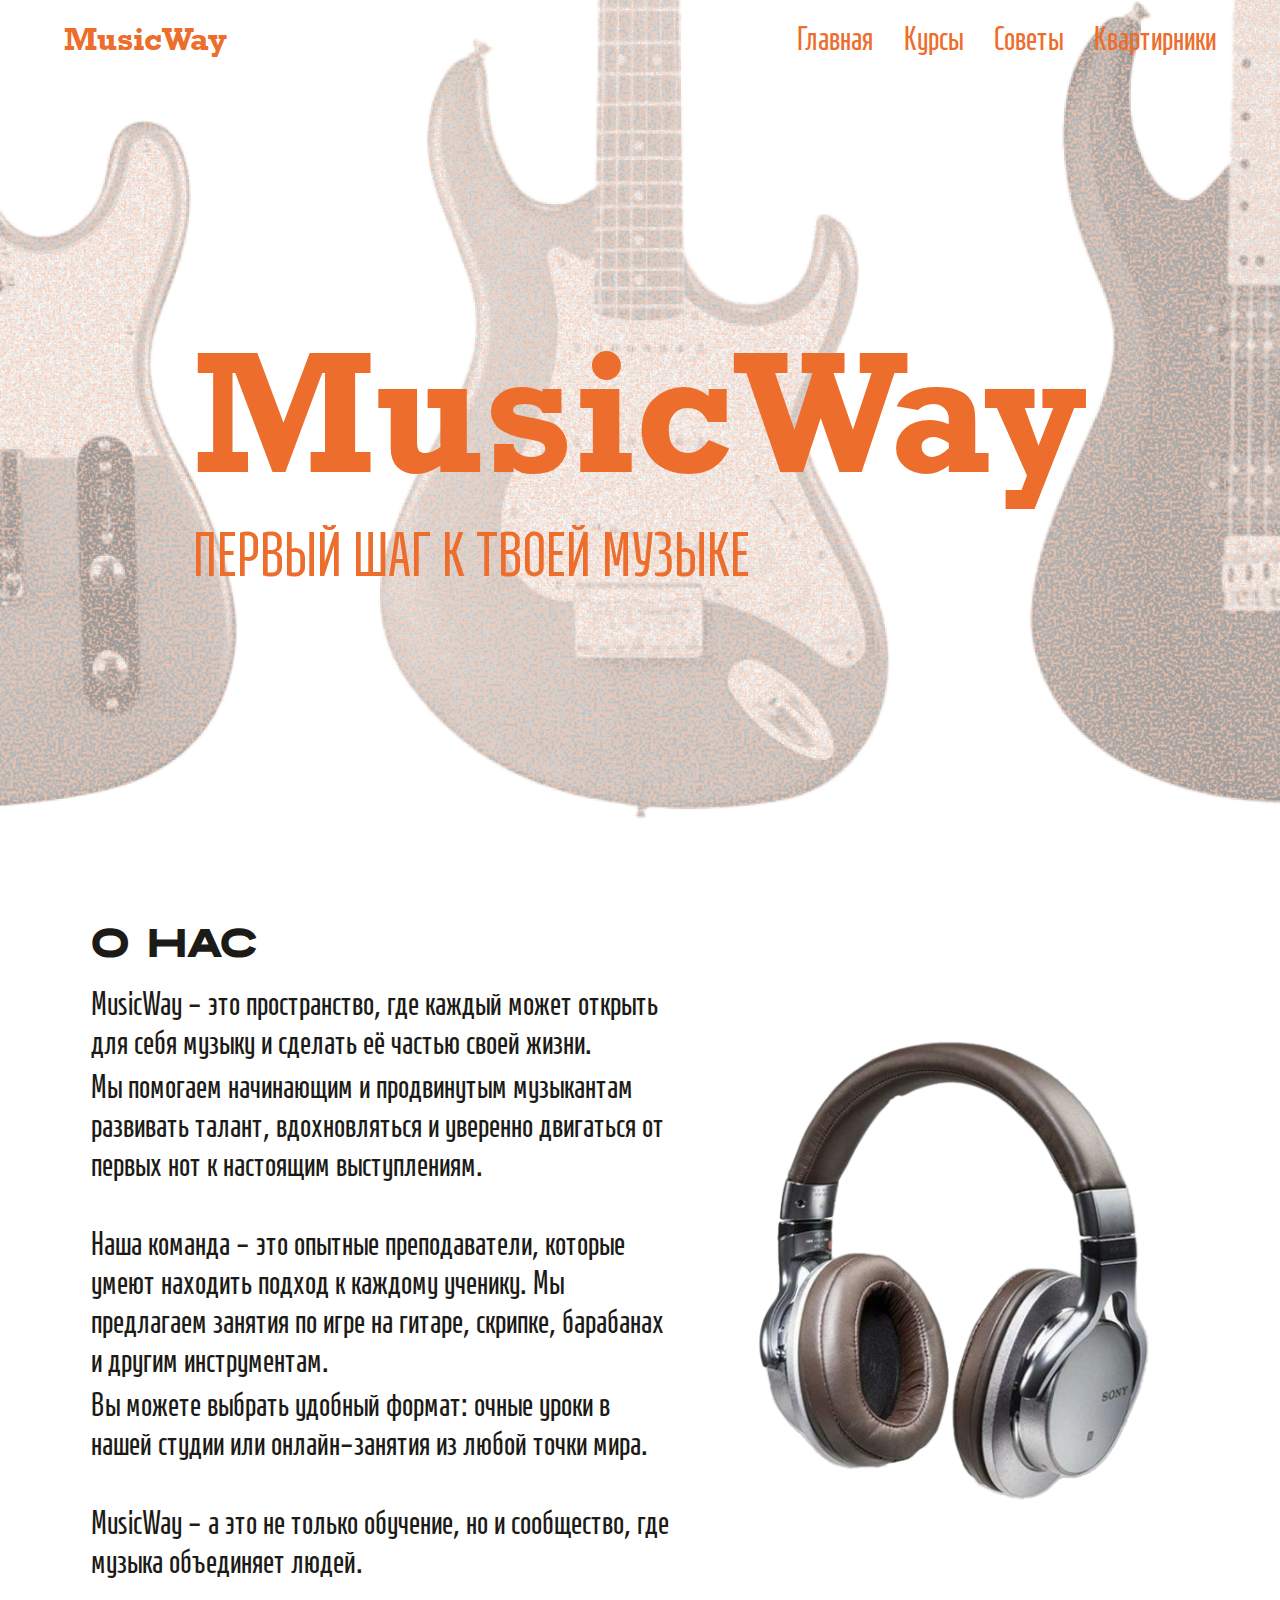
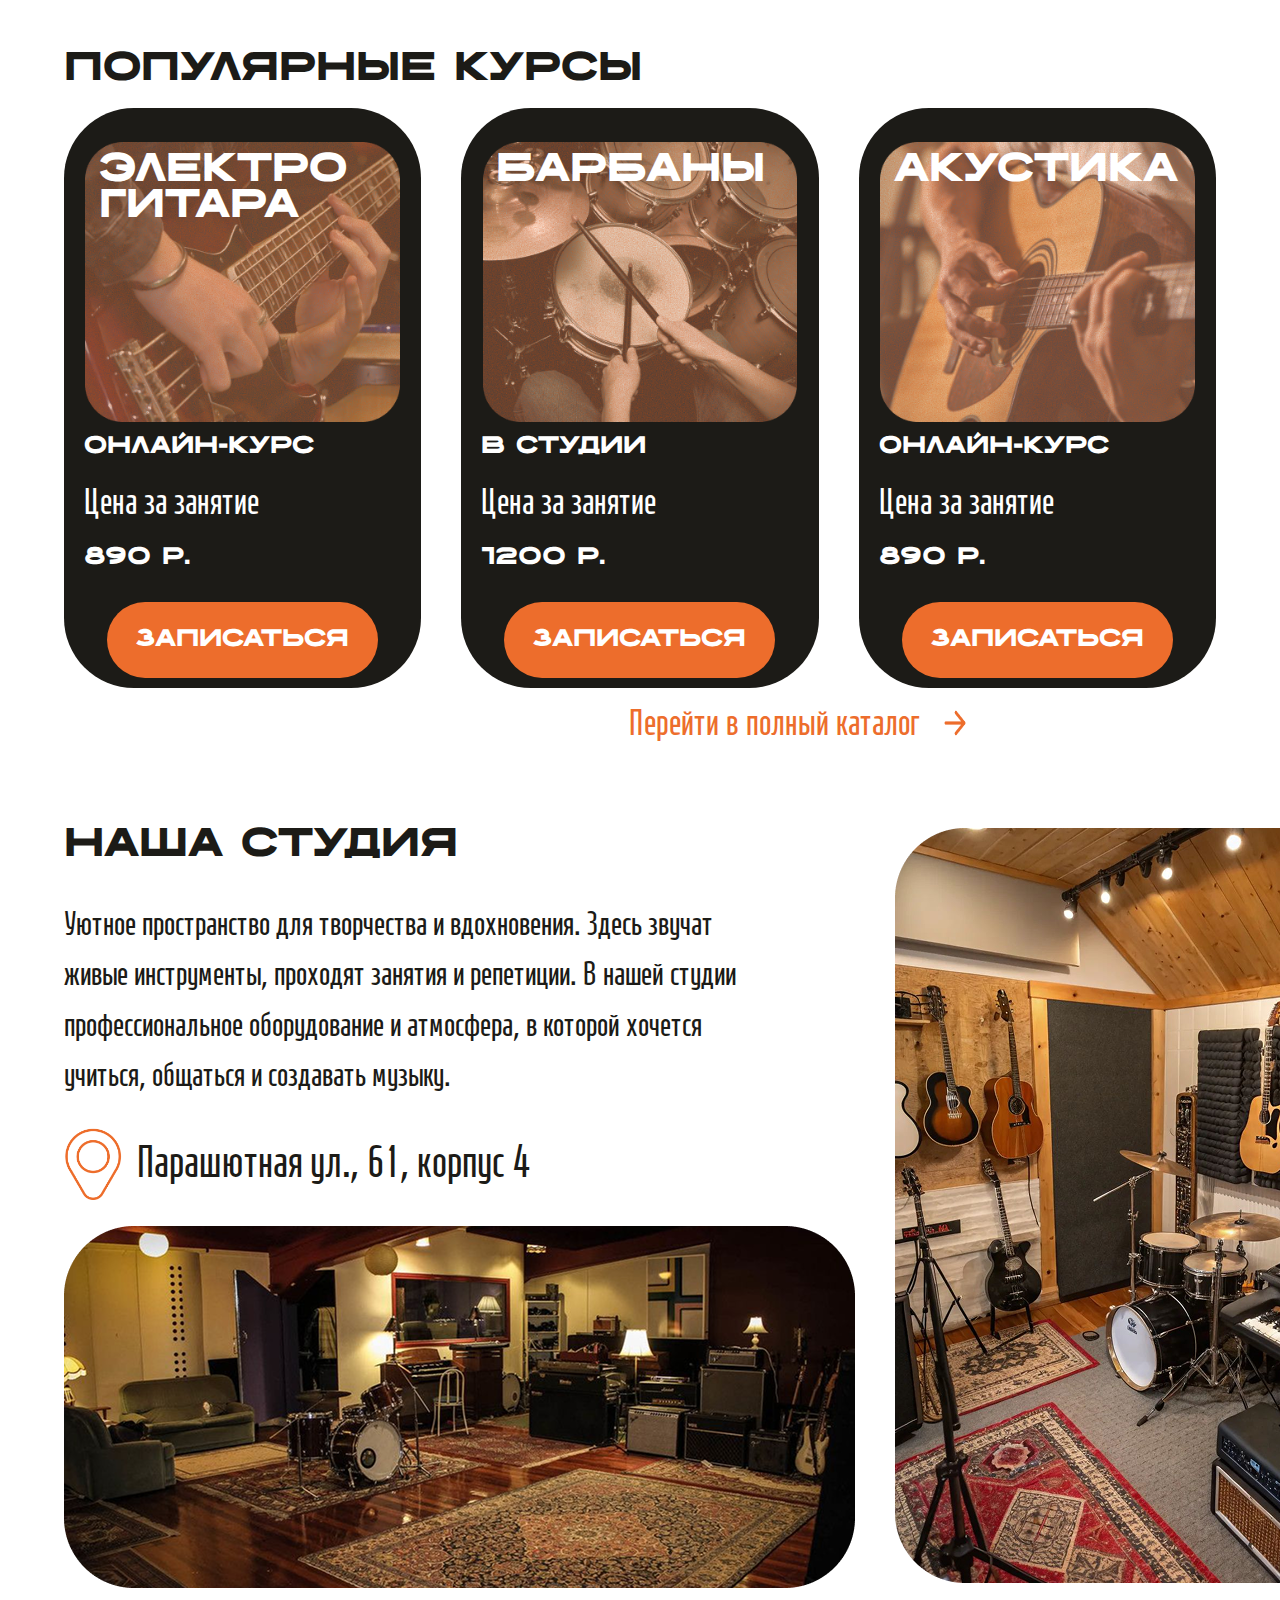
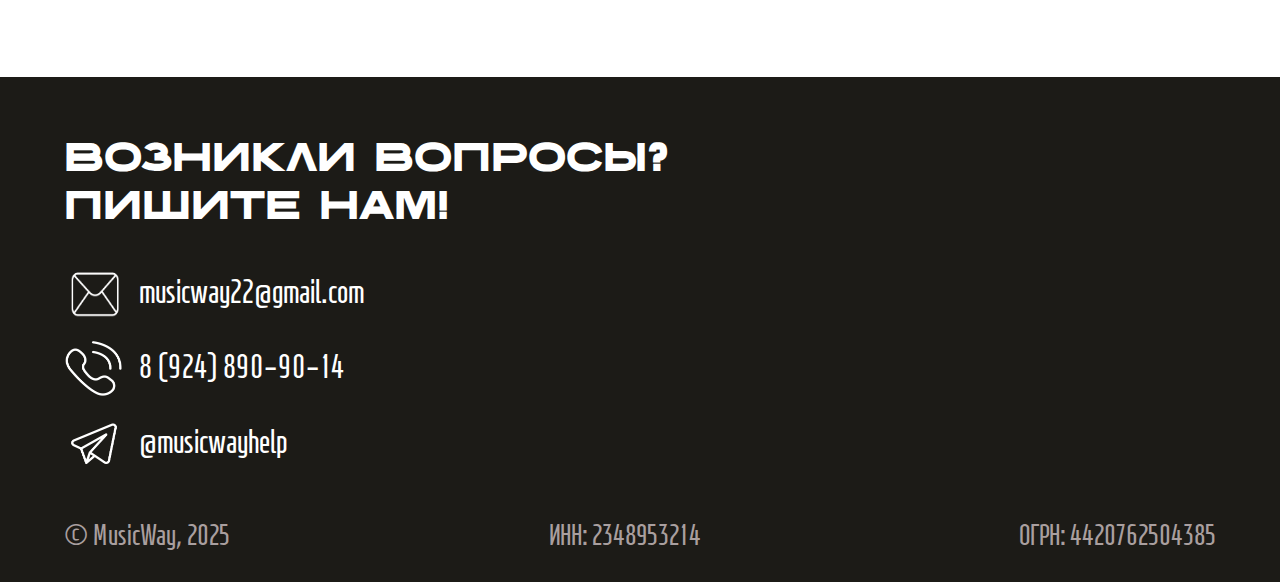
<file: index.html>
<!DOCTYPE html>
<html lang="ru">
<head>
  <meta charset="UTF-8">
  <meta name="viewport" content="width=device-width, initial-scale=1.0">
  <title>MusicWay — первый шаг к твоей музыке</title>
  <link rel="stylesheet" href="style.css">
</head>
<body>
<header class="header">
    <div class="container header__content">
    <div class="logo">MusicWay</div>
    <nav class="nav">
        <a href="index.html">Главная</a>
        <a href="#">Курсы</a>
        <a href="#">Советы</a>
        <a href="kvart.html">Квартирники</a>
    </nav>
    </div>
</header>
<main>
    <section class="hero">
    <div class="hero__content">
        <h1>MusicWay</h1>
        <p>ПЕРВЫЙ ШАГ К ТВОЕЙ МУЗЫКЕ</p>
    </div>
    </section>

    <section class="about">
    <div class="container about__content">
    <div class="about__text">
        <h2>О нас</h2>
        <div class="about__text-block">
            <p>
                MusicWay - это пространство, где каждый может открыть для себя музыку и сделать её частью своей жизни.  
            </p>
            <p>
                Мы помогаем начинающим и продвинутым музыкантам развивать талант, вдохновляться и уверенно двигаться от первых нот к настоящим выступлениям.
            </p>
        </div>
        <div class="about__text-block">
            <p>
                Наша команда - это опытные преподаватели, которые умеют находить подход к каждому ученику. Мы предлагаем занятия по игре на гитаре, скрипке, барабанах и другим инструментам.
            </p>
            <p> 
                Вы можете выбрать удобный формат: очные уроки в нашей студии или онлайн-занятия из любой точки мира.
            </p>
        </div>
        <div class="about__text-block">
            <p>MusicWay - а это не только обучение, но и сообщество, где музыка объединяет людей.</p>
        </div>
        </div>
        <div class="about__image">
            <img src="img/наушники 1.png" alt="Наушники">
        </div>
    </div>
    </section>

    <section class="popular-courses">
    <div class="container">
        <h2>Популярные курсы</h2>
        <div class="courses__list">
        
        <div class="course-card">
            <div class="course-card__image">
            <img src="img/kurs1.png" alt="Курс 1">
            <div class="course-card__title">Электро гитара</div>
            </div>
            <div class="course-card__info">
            <p class="course-card__type">Онлайн-курс</p>
            <p class="course-card__price">Цена за занятие</p>
            <p class="course-card__cost">890 р.</p>
            <button class="course-card__button">Записаться</button>
            </div>
        </div>

        <div class="course-card">
            <div class="course-card__image">
            <img src="img/kurs2.png" alt="Курс 2">
            <div class="course-card__title">Барбаны</div>
            </div>
            <div class="course-card__info">
            <p class="course-card__type">В студии</p>
            <p class="course-card__price">Цена за занятие</p>
            <p class="course-card__cost">1200 р.</p>
            <button class="course-card__button">Записаться</button>
            </div>
        </div>

        <div class="course-card">
            <div class="course-card__image">
            <img src="img/kurs3.png" alt="Курс 3">
            <div class="course-card__title">Акустика</div>
            </div>
            <div class="course-card__info">
            <p class="course-card__type">Онлайн-курс</p>
            <p class="course-card__price">Цена за занятие</p>
            <p class="course-card__cost">890 р.</p>
            <button class="course-card__button">Записаться</button>
            </div>
        </div>

        </div>
    </div>
    </section>

    <div class="courses__link">
    <a href="#" class="catalog-link">
        Перейти в полный каталог
        <img src="img/arrow to.png" alt=">" class="catalog-link__icon">
    </a>
    </div>

    <section class="studio">
    <div class="container studio__content">
        <div class="studio__left">
        <h2 class="studio__title">Наша студия</h2>
        <p class="studio__text">
            Уютное пространство для творчества и вдохновения. Здесь звучат живые инструменты, проходят занятия и репетиции. 
            В нашей студии профессиональное оборудование и атмосфера, в которой хочется учиться, общаться и создавать музыку.
        </p>

        <div class="studio__address">
            <img src="img/map icon.png" alt="Иконка карты" class="studio__map-icon">
            <p class="studio__address-text">Парашютная ул., 61, корпус 4</p>
        </div>

        <div class="studio__photo-small">
            <img src="img/studio1.png" alt="Фото студии1">
        </div>
        </div>

        <div class="studio__right">
        <img src="img/studio2.png" alt="Фото студии2" class="studio__photo-large">
        </div>
    </div>
    </section>
</main>

<footer class="footer">
<div class="container footer__content">
    <div class="footer__title">
      <h2>Возникли вопросы?</h2>
      <h2>Пишите нам!</h2>
    </div>

    <div class="footer__contacts">
    <div class="footer__contact">
        <img src="img/mail icon.png" alt="Почта" class="footer__icon">
        <p>musicway22@gmail.com</p>
    </div>
    <div class="footer__contact">
        <img src="img/phone icon.png" alt="Телефон" class="footer__icon">
        <p>8 (924) 890-90-14</p>
    </div>
    <div class="footer__contact">
        <img src="img/telega icon.png" alt="Telegram" class="footer__icon">
        <p>@musicwayhelp</p>
    </div>
</div>

<div class="footer__bottom">
    <span class="footer__left">&copy; MusicWay, 2025</span>
    <span class="footer__center">ИНН: 2348953214</span>
    <span class="footer__right">ОГРН: 4420762504385</span>
</div>

</div>
</footer>
</body>
</html>
</file>
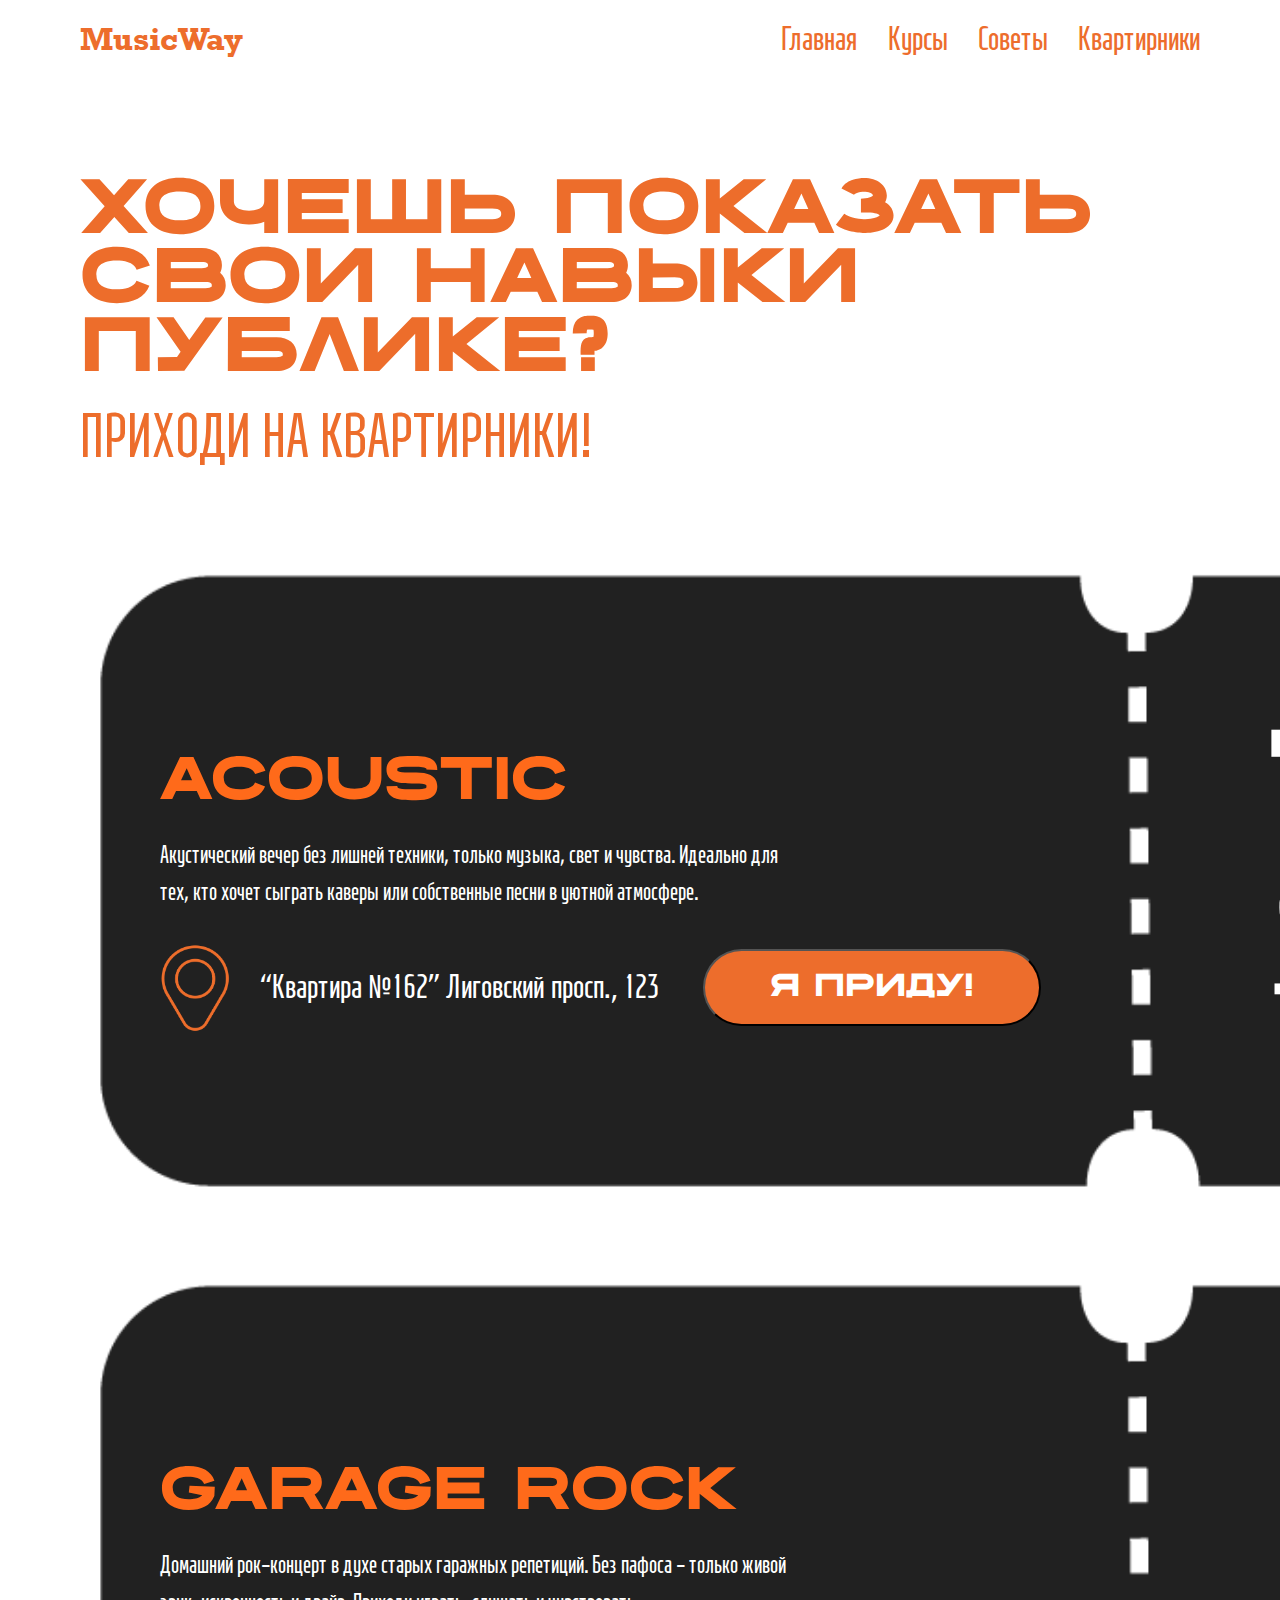
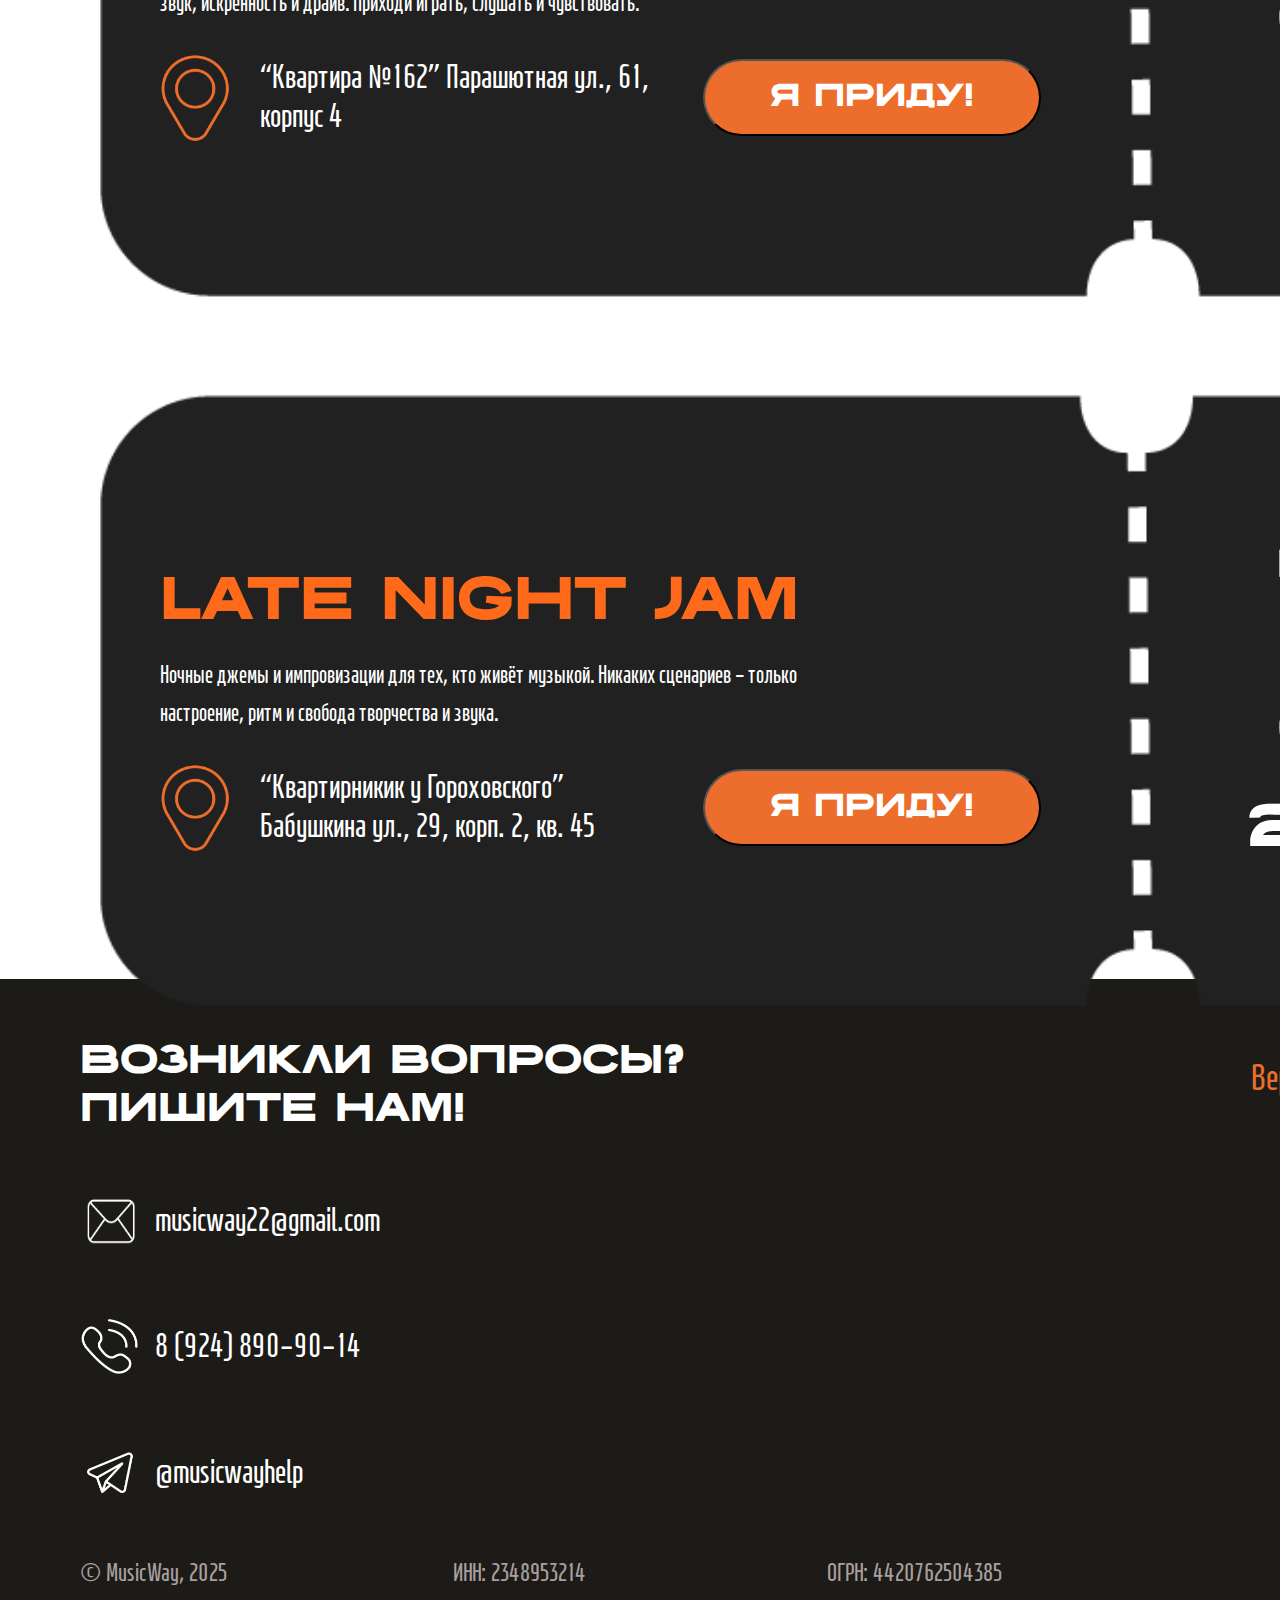
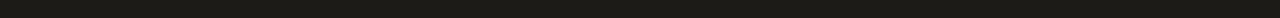
<file: kvart.html>
<!DOCTYPE html>
<html lang="ru">
<head>
  <meta charset="UTF-8">
  <meta name="viewport" content="width=device-width, initial-scale=1.0">
  <title>Квартирники — MusicWay</title>
  <link rel="stylesheet" href="styles/stylekv.css">
</head>
<body>

<header class="header">
  <div class="header__grid">
    <div class="logo">MusicWay</div>
    <nav class="nav">
      <a href="index.html">Главная</a>
      <a href="#">Курсы</a>
      <a href="sovet.html">Советы</a>
      <a href="kvart.html" class="active">Квартирники</a>
    </nav>
  </div>
</header>

<main class="kvart-main">
  <section class="kvart-title">
    <h1>ХОЧЕШЬ ПОКАЗАТЬ СВОИ НАВЫКИ ПУБЛИКЕ?</h1>
    <p>ПРИХОДИ НА КВАРТИРНИКИ!</p>
  </section>

  <section class="tickets">
    <div class="ticket">
      <div class="ticket__info">
        <h2>ACOUSTIC</h2>
        <p>Акустический вечер без лишней техники, только музыка, свет и чувства. Идеально для тех, кто хочет сыграть каверы или собственные песни в уютной атмосфере.</p>
        <div class="ticket__place-wrapper">
            <img src="img/map_icon.png" alt="Иконка карты" class="ticket__map-icon">
            <div class="ticket__place-text">
                <span>“Квартира №162”</span>
                <span>Лиговский просп., 123</span>
            </div>
            <button class="ticket__btn">Я приду!</button>
        </div>
      </div>
      <div class="ticket__date">
        <span class="ticket__day">12</span>
        <span class="ticket__month">09</span>
        <span class="ticket__time">18:00</span>
      </div>
    </div>

    <div class="ticket">
      <div class="ticket__info">
        <h2>GARAGE ROCK</h2>
        <p>Домашний рок-концерт в духе старых гаражных репетиций. Без пафоса - только живой звук, искренность и драйв. Приходи играть, слушать и чувствовать.</p>
        <div class="ticket__place-wrapper">
            <img src="img/map_icon.png" alt="Иконка карты" class="ticket__map-icon">
            <div class="ticket__place-text">
                <span>“Квартира №162”</span>
                <span>Парашютная ул., 61, корпус 4</span>
            </div>
            <button class="ticket__btn">Я приду!</button>
        </div>
      </div>
      <div class="ticket__date">
        <span class="ticket__day">17</span>
        <span class="ticket__month">09</span>
        <span class="ticket__time">19:30</span>
      </div>
    </div>

    <div class="ticket">
      <div class="ticket__info">
        <h2>LATE NIGHT JAM</h2>
        <p>Ночные джемы и импровизации для тех, кто живёт музыкой. Никаких сценариев - только настроение, ритм и свобода творчества и звука.</p>
        <div class="ticket__place-wrapper">
            <img src="img/map_icon.png" alt="Иконка карты" class="ticket__map-icon">
            <div class="ticket__place-text">
                <span>“Квартирникик у Гороховского”</span>
                <span>Бабушкина ул., 29, корп. 2, кв. 45</span>
            </div>
            <button class="ticket__btn">Я приду!</button>
        </div>
      </div>
      <div class="ticket__date">
        <span class="ticket__day">18</span>
        <span class="ticket__month">09</span>
        <span class="ticket__time">22:00</span>
      </div>
    </div>
    <div class="link">
        <a href="#top" class="catalog-link">
        Вернуться в начало страницы
        <img src="img/arrow_to.png" alt=">" class="catalog-link__icon">
        </a>
    </div>
  </section>
</main>

<footer class="footer">
  <div class="footer__grid">
    <div class="footer__title">
      <h2>Возникли вопросы?</h2>
      <h2>Пишите нам!</h2>
    </div>

    <div class="footer__contacts">
      <div class="footer__contact">
        <img src="img/mail_icon.png" alt="Почта" class="footer__icon">
        <p>musicway22@gmail.com</p>
      </div>
      <div class="footer__contact">
        <img src="img/phone_icon.png" alt="Телефон" class="footer__icon">
        <p>8 (924) 890-90-14</p>
      </div>
      <div class="footer__contact">
        <img src="img/telega_icon.png" alt="Telegram" class="footer__icon">
        <p>@musicwayhelp</p>
      </div>
    </div>

    <div class="footer__bottom">
      <span>&copy; MusicWay, 2025</span>
      <span>ИНН: 2348953214</span>
      <span>ОГРН: 4420762504385</span>
    </div>
  </div>
</footer>
<script>
  document.querySelector('.catalog-link').addEventListener('click', function(e) {
    e.preventDefault();
    window.scrollTo({ top: 0, behavior: 'smooth' });
  });
</script>
</body>
</html>
</file>
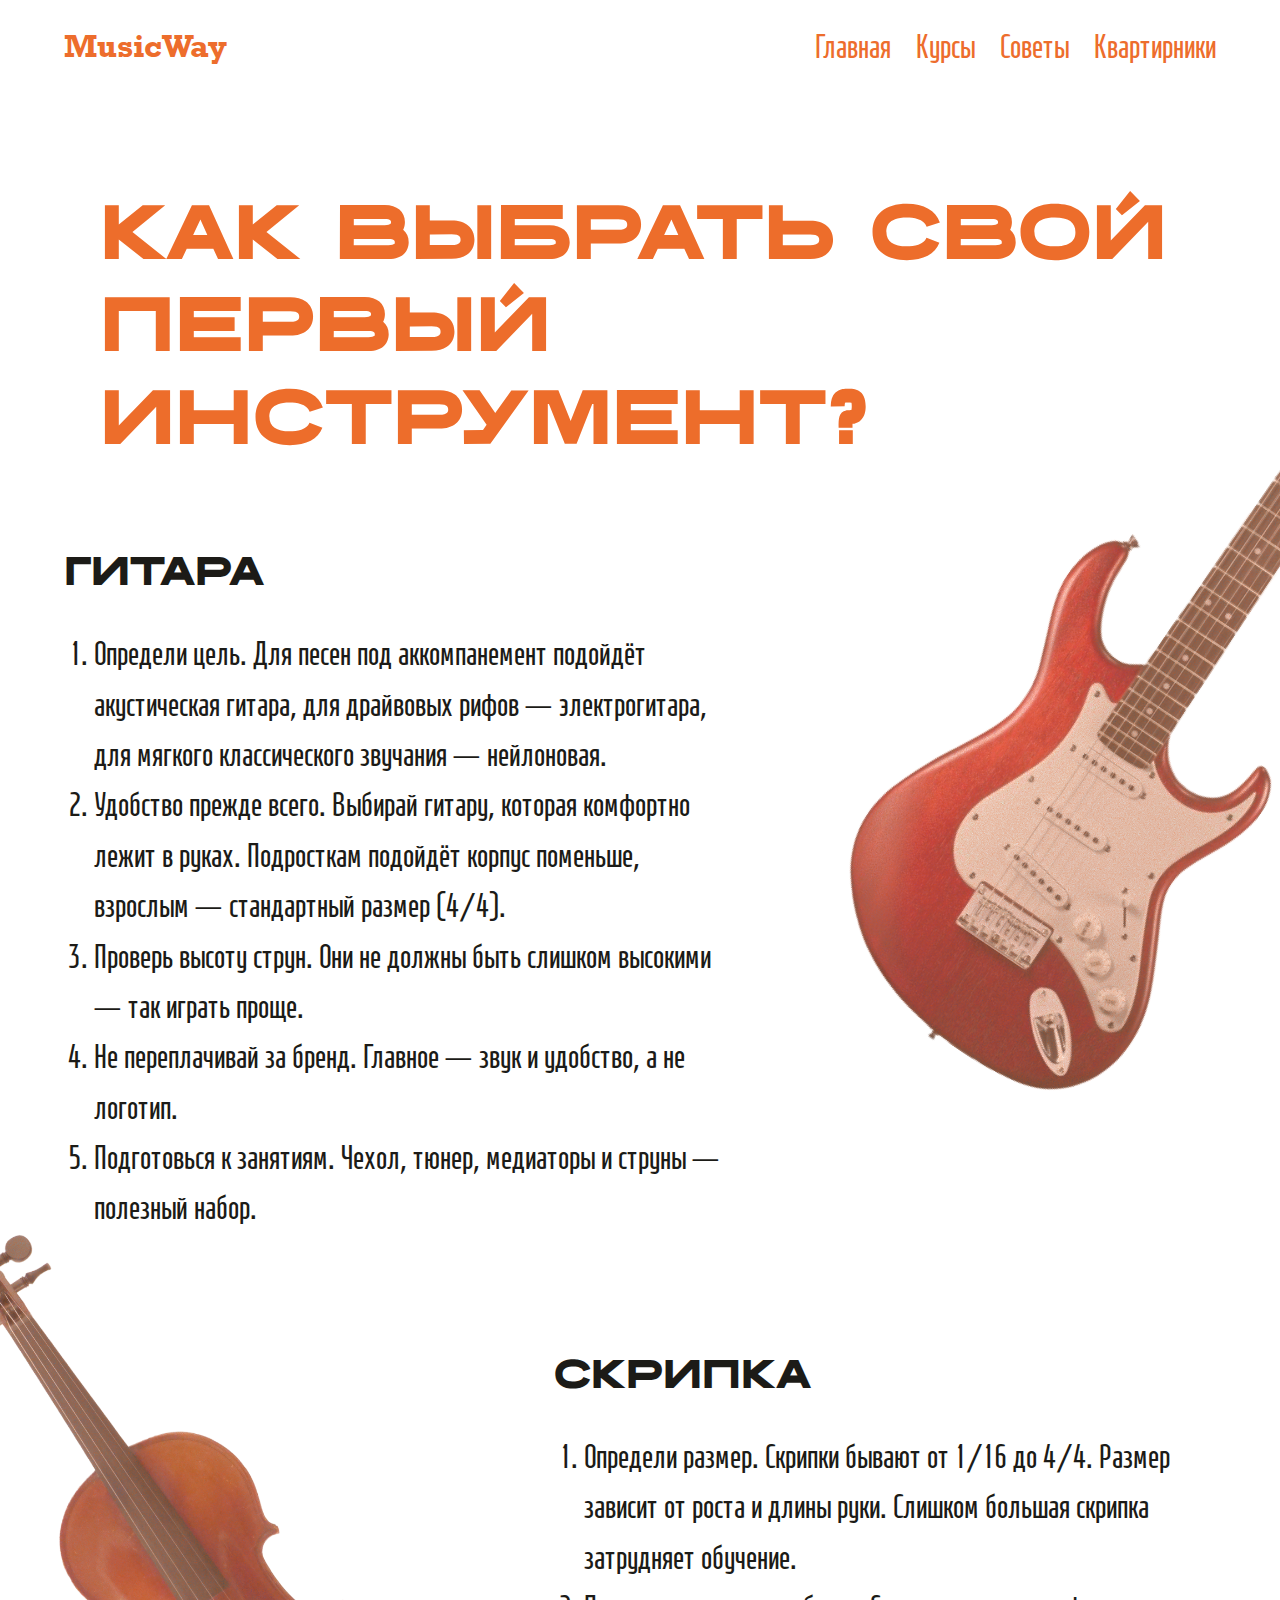
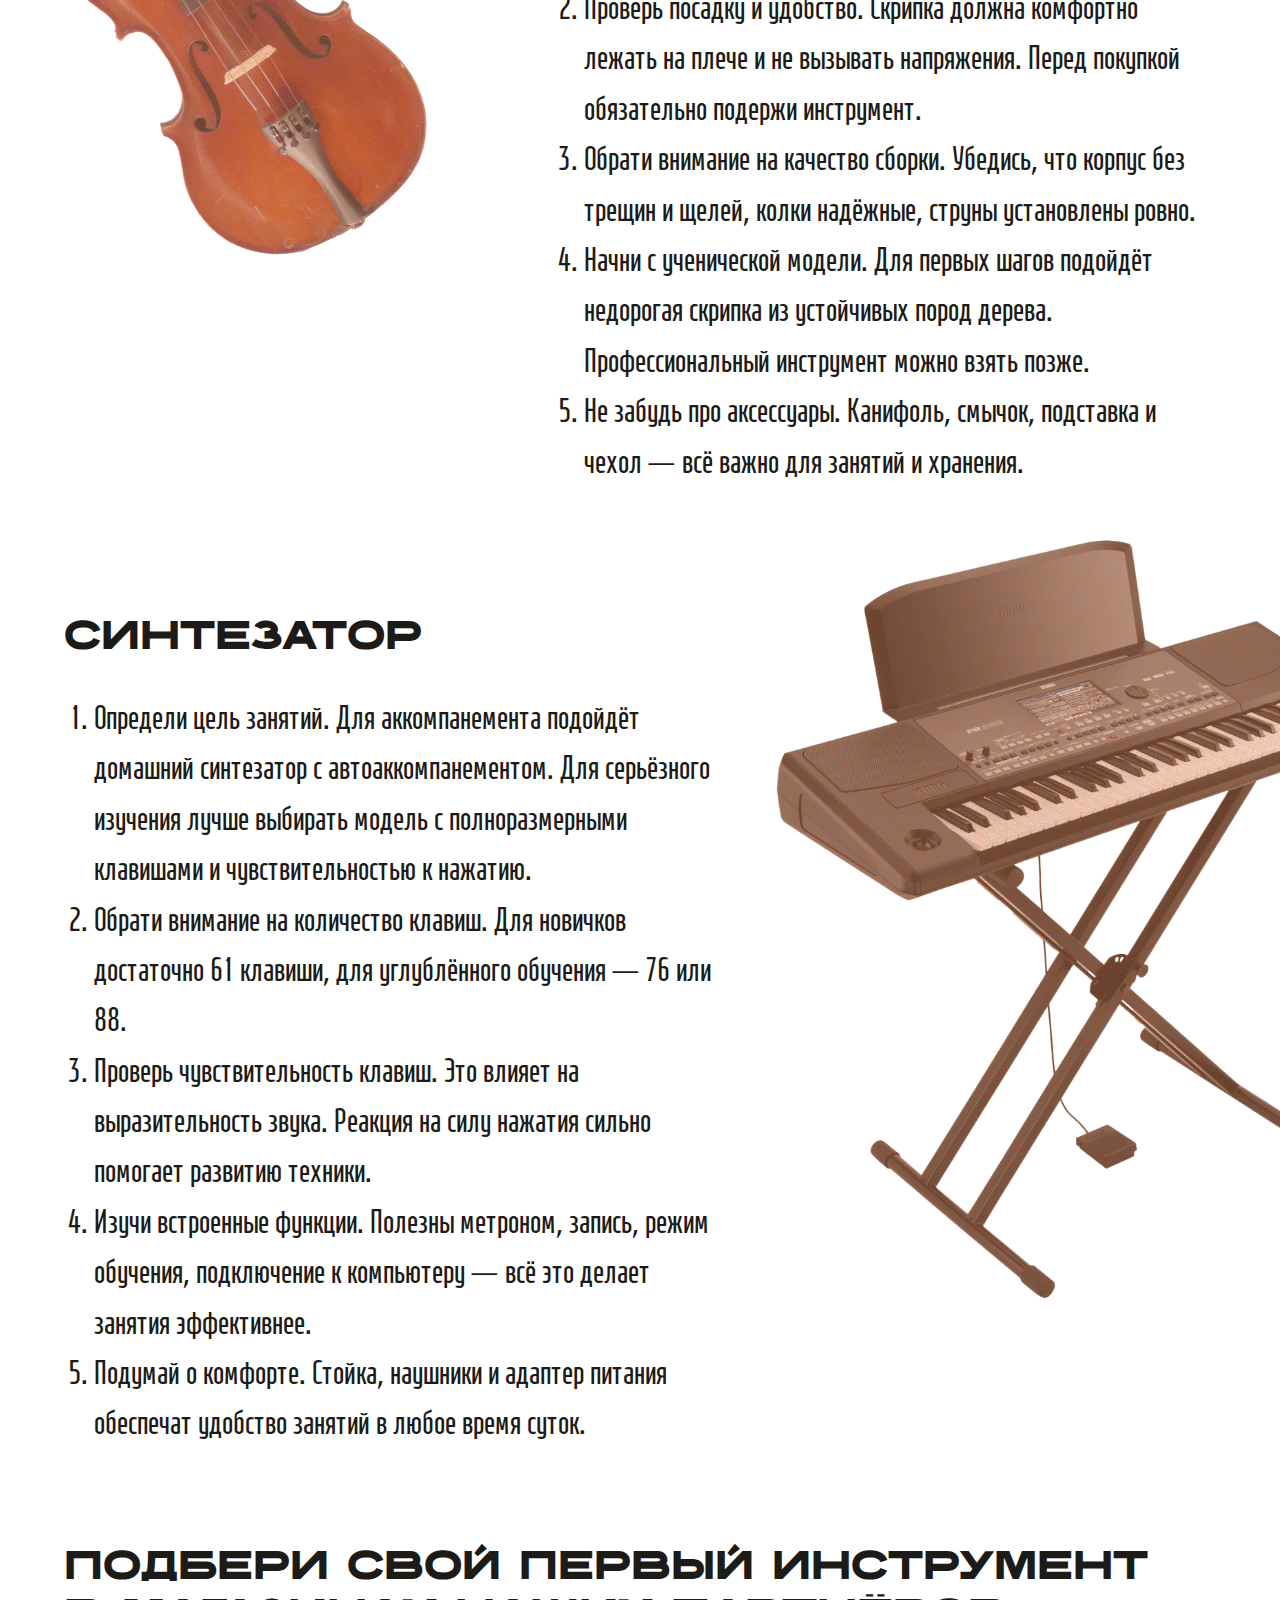
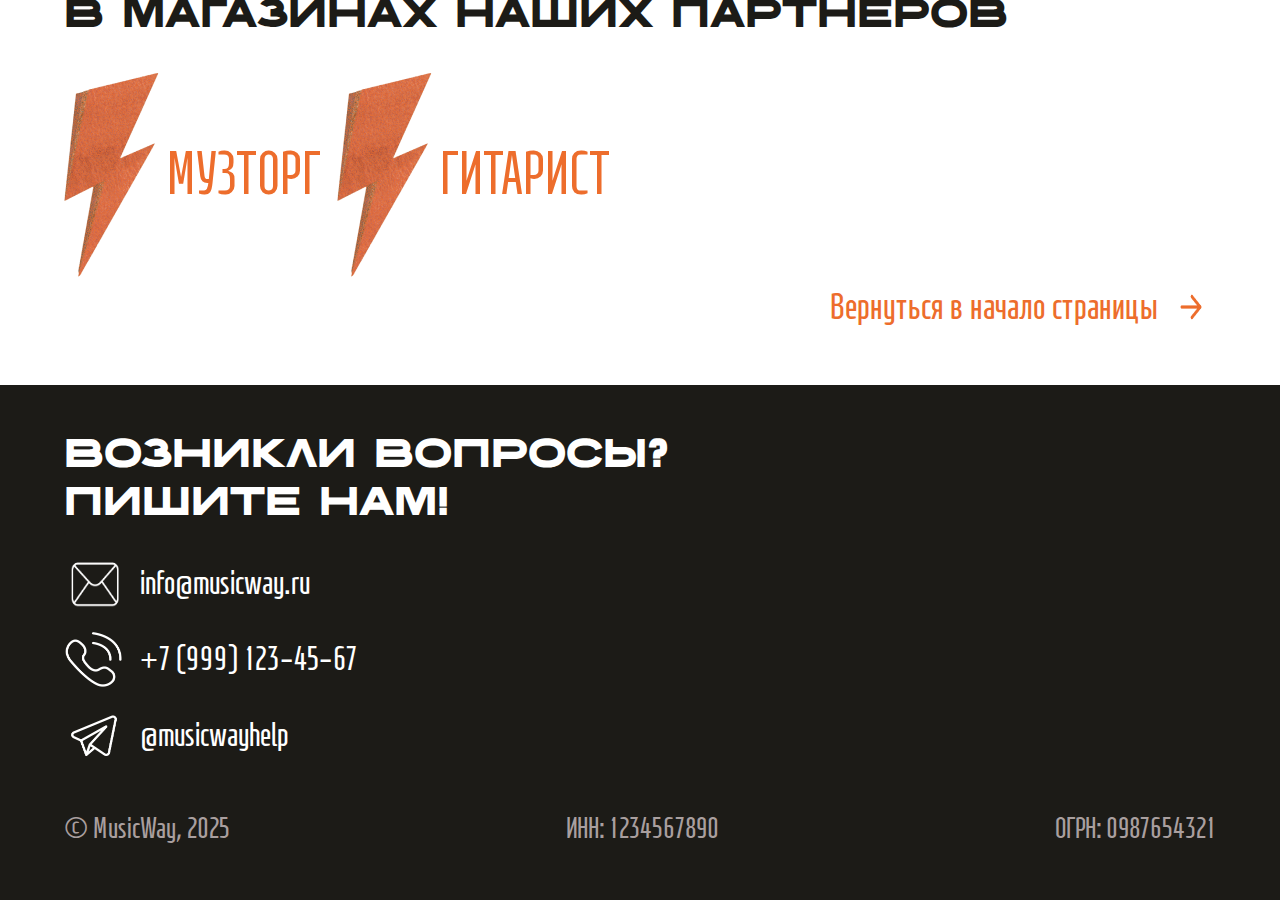
<file: sovet.html>
<!DOCTYPE html>
<html lang="ru">
<head>
  <meta charset="UTF-8">
  <title>Советы — MusicWay</title>

  <link href="https://cdn.jsdelivr.net/npm/bootstrap@5.3.2/dist/css/bootstrap.min.css" rel="stylesheet">

  <link rel="stylesheet" href="stylesov.css">
</head>
<body>
<header class="header">
  <div class="container-custom d-flex justify-content-between align-items-center">
    <div class="logo">MusicWay</div>
    <nav class="nav d-flex">
      <a href="index.html">Главная</a>
      <a href="#">Курсы</a>
      <a href="sovet.html">Советы</a>
      <a href="kvart.html">Квартирники</a>
    </nav>
  </div>
</header>

<main>
    <section class="instr-title">
        <div class="container-custom">
        <h1>КАК ВЫБРАТЬ СВОЙ ПЕРВЫЙ ИНСТРУМЕНТ?</h1>
        </div>
    </section>

    <section class="instrument-section">
        <img src="img/guitar_noise.png" class="instrument-image-right">
        <div class="container-custom">
        <div class="row align-items-start">
            <div class="col-md-7">
            <h2 class="instrument-title">ГИТАРА</h2>
            <ol class="instrument-list">
                <li>Определи цель. Для песен под аккомпанемент подойдёт акустическая гитара, для драйвовых рифов — электрогитара, для мягкого классического звучания — нейлоновая.</li>
                <li>Удобство прежде всего. Выбирай гитару, которая комфортно лежит в руках. Подросткам подойдёт корпус поменьше, взрослым — стандартный размер (4/4).</li>
                <li>Проверь высоту струн. Они не должны быть слишком высокими — так играть проще.</li>
                <li>Не переплачивай за бренд. Главное — звук и удобство, а не логотип.</li>
                <li>Подготовься к занятиям. Чехол, тюнер, медиаторы и струны — полезный набор.</li>
            </ol>
            </div>
        </div>
        </div>
    </section>

    <section class="instrument-section">
        <img src="img/skripka_noise.png" class="instrument-image-left">
        <div class="container-custom">
        <div class="row align-items-center justify-content-end">
            <div class="col-md-7">
            <h2 class="instrument-title">СКРИПКА</h2>
            <ol class="instrument-list">
                <li>Определи размер. Скрипки бывают от 1/16 до 4/4. Размер зависит от роста и длины руки. Слишком большая скрипка затрудняет обучение.</li>
                <li>Проверь посадку и удобство. Скрипка должна комфортно лежать на плече и не вызывать напряжения. Перед покупкой обязательно подержи инструмент.</li>
                <li>Обрати внимание на качество сборки. Убедись, что корпус без трещин и щелей, колки надёжные, струны установлены ровно.</li>
                <li>Начни с ученической модели. Для первых шагов подойдёт недорогая скрипка из устойчивых пород дерева. Профессиональный инструмент можно взять позже.</li>
                <li>Не забудь про аксессуары. Канифоль, смычок, подставка и чехол — всё важно для занятий и хранения.</li>
            </ol>
            </div>
        </div>
        </div>
    </section>


    <section class="instrument-section py-5">
        <img src="img/sint_noise.png" class="instrument-image-right">
        <div class="container-custom">
        <div class="row align-items-center">
            <div class="col-md-7">
            <h2 class="instrument-title">СИНТЕЗАТОР</h2>
            <ol class="instrument-list">
                <li>Определи цель занятий. Для аккомпанемента подойдёт домашний синтезатор с автоаккомпанементом. Для серьёзного изучения лучше выбирать модель с полноразмерными клавишами и чувствительностью к нажатию.</li>
                <li>Обрати внимание на количество клавиш. Для новичков достаточно 61 клавиши, для углублённого обучения — 76 или 88.</li>
                <li>Проверь чувствительность клавиш. Это влияет на выразительность звука. Реакция на силу нажатия сильно помогает развитию техники.</li>
                <li>Изучи встроенные функции. Полезны метроном, запись, режим обучения, подключение к компьютеру — всё это делает занятия эффективнее.</li>
                <li>Подумай о комфорте. Стойка, наушники и адаптер питания обеспечат удобство занятий в любое время суток.</li>
            </ol>
            </div>
        </div>
        </div>
    </section>

    <section class="partners-section py-5">
    <div class="container-custom d-flex justify-content-between align-items-center flex-wrap">

        <div class="partners-left d-flex align-items-center flex-wrap gap-3">
        <h3 class="partners-title w-100 mb-3">
            Подбери свой первый инструмент<br>
            в магазинах наших партнёров
        </h3>
        <a href="https://magazin1.ru" class="partner-link d-flex align-items-center gap-2">
            <img src="img/electric.png" alt="молния" class="partner-icon">
            МУЗТОРГ
        </a>
        <a href="https://magazin2.ru" class="partner-link d-flex align-items-center gap-2">
            <img src="img/electric.png" alt="молния" class="partner-icon">
            ГИТАРИСТ
        </a>
        </div>

        <div class="partners-right ms-auto mt-3 mt-md-0">
        <a href="#top" class="catalog-link d-flex align-items-center gap-2">
            Вернуться в начало страницы
            <img src="img/arrow to.png" alt="стрелка" class="catalog-link__icon">
        </a>
        </div>

    </div>
    </section>
</main>

<footer class="footer py-5">
  <div class="container-custom">

    <div class="footer__title mb-4">
      <h2>Возникли вопросы?</h2>
      <h2>Пишите нам!</h2>
    </div>

    <div class="footer__contacts d-flex flex-column gap-3 mb-4">
      <div class="footer__contact d-flex align-items-center gap-3">
        <img src="img/mail icon.png" alt="Почта" class="footer__icon">
        <p class="mb-0">info@musicway.ru</p>
      </div>
      <div class="footer__contact d-flex align-items-center gap-3">
        <img src="img/phone icon.png" alt="Телефон" class="footer__icon">
        <p class="mb-0">+7 (999) 123-45-67</p>
      </div>
      <div class="footer__contact d-flex align-items-center gap-3">
        <img src="img/telega icon.png" alt="Telegram" class="footer__icon">
        <p class="mb-0">@musicwayhelp</p>
      </div>
    </div>

    <div class="footer__bottom d-flex flex-column flex-md-row justify-content-between text-center text-md-start gap-2">
      <span class="footer__left">&copy; MusicWay, 2025</span>
      <span class="footer__center">ИНН: 1234567890</span>
      <span class="footer__right">ОГРН: 0987654321</span>
    </div>
  </div>
</footer>

<script src="https://cdn.jsdelivr.net/npm/bootstrap@5.3.2/dist/js/bootstrap.bundle.min.js"></script>
<script>
  document.querySelector('.catalog-link').addEventListener('click', function(e) {
    e.preventDefault();
    window.scrollTo({ top: 0, behavior: 'smooth' });
  });
</script>
</body>
</html>
</file>
<file: style.css>
@font-face {
  font-family: 'Rockwell';
  src: url('fonts/rockwell-gras1.ttf') format('truetype');
  font-weight: normal;
  font-style: normal;
}

@font-face {
  font-family: 'PsyType';
  src: url('fonts/PsyType.ttf') format('truetype');
  font-weight: normal;
  font-style: normal;
}

@font-face {
  font-family: 'Widock';
  src: url('fonts/Widock TRIAL Bold.otf') format('truetype');
  font-weight: normal;
  font-style: normal;
}

* {
  box-sizing: border-box;
  margin: 0;
  padding: 0;
}

body {
  font-family: 'Psytype', sans-serif;
  font-size: 36px;
  color: #1C1B17;
}

.header {
  padding: 20px 0;
  padding: 20px 0;
  position: relative;
  z-index: 2;
}

.header__content {
  display: flex;
  justify-content: space-between;
  align-items: center;
}

.logo {
  font-family: 'Rockwell', sans-serif;
  font-size: 32px;
  font-weight: bold;
  color: #ED6D2C;
}

.nav a {
  text-decoration: none;
  color: #ED6D2C;
  margin-left: 25px;
  font-size: 36px;
}

.nav a:hover {
  color: #E84810;
  text-decoration: underline;
}

h2 {
  font-family: 'Widock';
  font-size: 40px;
  color: #1C1B17;
  margin-bottom: 20px;
}

.container {
  width: 90%;
  max-width: 1200px;
  margin: 0 auto;
}

.hero {
  height: 100vh;
  background: url('img/backmain.png') center/cover no-repeat;
  background-color: #fff;
  display: flex;
  justify-content: center;
  align-items: center;
  text-align: center;
  color: #ED6D2C;
  position: relative;
  margin-top: -80px;
}

.hero__content {
  z-index: 1;
  text-align: center;
}


.hero h1 {
  font-family: 'Rockwell';
  font-size: 175px;
  margin-bottom: 0;
  display: inline-block;
  position: relative;
  text-align: left;
}

.hero p {
  font-family: 'PsyType';
  font-size: 67px;
  color: #ED6D2C;
  display: block;
  text-align: left;
}

/* === ABOUT === */
.about {
  padding: 30px;
  background-color: #fff;
}

.about__content {
  display: flex;
  justify-content: space-between;
  align-items: center;
  gap: 50px;
  flex-wrap: wrap;
}

.about__text {
  flex: 1 1 50%;
}

.about__text-block p {
  margin-bottom: 5px;
}
.about__text-block {
  margin-bottom: 40px;
}

.about__image {
  flex: 1 1 40%;
  text-align: center;
}

.about__image img {
  max-width: 100%;
  height: auto;
}


.courses__list {
  display: flex;
  justify-content: center;
  gap: 40px;
  flex-wrap: wrap;
}

.course-card {
  flex: 1 1 30%;
  max-width: 440px;
  min-width: 340px;
  background-color: #1C1B17;
  border-radius: 70px;
  height: 580px;
  overflow: hidden;
  display: flex;
  flex-direction: column;
  color: #fff;
  margin-bottom: 40px;
}
.course-card__image {
  position: relative;
  text-align: left;
  padding: 34px 0;
}
.course-card__image img {
  width: 88%;
  display: block;
  margin: 0 auto;
}
.course-card__title {
  position: absolute;
  top: 40px;
  left: 25px;
  font-family: 'Widock';
  font-size: 40px;
  color: #fff;
  padding: 5px 10px;
}
.course-card__info {
  padding: 10px 20px;
  display: flex;
  flex-direction: column;
  justify-content: space-between;
  flex-grow: 1;
  margin-top: -30px;
}
.course-card__type {
  font-family: 'Widock';
  font-size: 24px;
}
.course-card__price {
  font-family: 'PsyType';
  font-size: 40px;
}
.course-card__cost {
  font-family: 'Widock';
  font-size: 24px;
}
.course-card__button {
  margin-top: 10px;
  width: 271px;
  height: 76px;
  align-self: center;
  padding: 10px 20px;
  background-color: #ED6D2C;
  color: #fff;
  font-family: 'Widock';
  font-size: 24px;
  border: none;
  border-radius: 100px;
}
.course-card__button:hover {
  background-color: #E84810;
}

.courses__link {
  display: flex;
  justify-content: flex-end;
  margin-top: -30px;
  margin-right: 300px;
}
.catalog-link {
  display: inline-flex;
  align-items: center;
  gap: 10px;
  font-family: 'PsyType';
  font-size: 40px;
  color: #ED6D2C;
  text-decoration: none;
}
.catalog-link:hover {
  color: #E84810;
  text-decoration: underline;
}
.catalog-link__icon {
  width: 50px;
  height: 50px;
}

.studio {
  padding: 80px 0;
  background-color: #fff;
}

.studio__content {
  display: flex;
  justify-content: space-between;
  align-items: flex-start;
  gap: 40px;
  flex-wrap: nowrap;
}

.studio__left {
  flex: 1 1 50%;
  display: flex;
  flex-direction: column;
  gap: 15px;
}

.studio__title {
  font-family: 'Widock';
  font-size: 40px;
  color: #1C1B17;
}

.studio__text {
  font-family: 'PsyType';
  font-size: 36px;
  line-height: 1.4;
  color: #1C1B17;
  max-width: 90%;
}

.studio__address {
  display: flex;
  align-items: center;
  gap: 15px;
  margin-top: 10px;
}

.studio__map-icon {
  width: 58px;
  height: 75px;
}

.studio__address-text {
  font-family: 'PsyType';
  font-size: 48px;
  color: #1C1B17;
}

.studio__photo-small img {
  width: 791px;
  height: 362px;
  object-fit: cover;
  margin-top: 10px;
}

.studio__right {
  flex: 1 1 40%;
  display: flex;
  justify-content: center;
  align-items: flex-start;
}

.studio__photo-large {
  width: 554px;
  height: 755px;
  object-fit: cover;
}


.footer {
  background-color: #1C1B17;
  color: #fff;
  padding: 60px 0 30px 0;
}

.footer__title h2 {
  font-family: 'Widock';
  font-size: 40px;
  color: #fff;
  margin: 0;
  line-height: 1.2;
}

.footer__contacts {
  display: flex;
  flex-direction: column;
  gap: 15px;
  margin: 30px 0;
}

.footer__contact {
  display: flex;
  align-items: center;
  gap: 15px;
  font-family: 'PsyType';
  font-size: 36px;
}

.footer__icon {
  width: 60px;
  height: 60px;
}

.footer__bottom {
  display: flex;
  justify-content: space-between;
  font-family: 'PsyType';
  font-size: 32px;
  color: #A99F9F;
  padding-top: 15px;
}
</file>
<file: styles/stylekv.css>
@font-face {
  font-family: 'Rockwell';
  src: url('../fonts/rockwell-gras1.ttf') format('truetype');
}

@font-face {
  font-family: 'PsyType';
  src: url('../fonts/PsyType.ttf') format('truetype');
}

@font-face {
  font-family: 'Widock';
  src: url('../fonts/Widock-TRIAL-Bold.otf') format('opentype');
}


body {
  font-family: 'Psytype';
  font-size: 36px;
  color: #fff;
  margin: 0;
  padding: 0;
}

.header__grid {
  display: grid;
  grid-template-columns: 1fr auto;
  align-items: center;
  padding: 20px 80px;
}

.logo {
  font-family: 'Rockwell';
  font-size: 32px;
  font-weight: bold;
  color: #ED6D2C;
}

.nav a {
  text-decoration: none;
  color: #ED6D2C;
  margin-left: 25px;
  font-size: 36px;
}

.nav a:hover {
  color: #E84810;
  text-decoration: underline;
}

.kvart-title {
  padding: 100px 80px 40px;
  max-width: 1300px;
}

.kvart-title h1 {
  font-family: 'Widock';
  font-size: 77px;
  color: #ED6D2B;
  margin: 0;
}

.kvart-title p {
  font-family: 'PsyType';
  font-size: 67px;
  color: #ED6D2B;
  margin: 15px 0 0;
}

.tickets {
  display: grid;
  gap: 47px;
  padding: 40px 80px 100px;
}

.ticket {
  display: grid;
  grid-template-columns: 1.7fr 1fr;
  align-items: center;

  width: 100%;
  aspect-ratio: 1406 / 598;

  background-image: url("../img/ticket.png");
  background-repeat: no-repeat;
  background-size: contain;
  background-position: center;

  padding: 55px 80px;
  box-sizing: border-box;
}

.ticket__info h2 {
  color: #ff6a1a;
  font-family: 'Widock';
  font-size: 60px;
  margin-bottom: 25px;
}

.ticket__info p {
  font-size: 26px;
  line-height: 1.45;
  max-width: 650px;
}

.ticket__place-wrapper {
  display: grid;
  grid-template-columns: auto 1fr auto;
  align-items: center;
  gap: 30px;
  margin: 30px 0;
}

.ticket__map-icon {
  width: 70px;
  height: 90px;
}

.ticket__btn {
  background-color: #ED6D2C;
  color: #fff;
  font-family: 'Widock';
  font-size: 32px;
  padding: 22px 65px;
  border-radius: 100px;
  justify-self: end;
}

.ticket__btn:hover {
  background-color: #E84810;
}

.ticket__date {
  text-align: right;
  font-family: 'Widock';
  padding-right: 60px;
}

.ticket__day {
  display: block;
  font-size: 150px;
  line-height: 0.9;
}

.ticket__month {
  display: block;
  font-size: 120px;
  line-height: 0.9;
}

.ticket__time {
  display: block;
  font-size: 60px;
  margin-top: 10px;
}


.link {
  display: grid;
  justify-content: end;
  margin-top: -30px;
}

.catalog-link {
  display: grid;
  grid-auto-flow: column;
  align-items: center;
  gap: 10px;
  font-family: 'PsyType';
  font-size: 40px;
  color: #ED6D2C;
  text-decoration: none;
}

.catalog-link:hover {
  color: #E84810;
  text-decoration: underline;
}

.catalog-link__icon {
  width: 50px;
  height: 50px;
}

.footer__grid {
  display: grid;
  grid-template-rows: auto auto auto;
  row-gap: 30px;
  padding: 60px 80px 30px;
  background-color: #1C1B17;
}

.footer__title h2 {
  font-family: 'Widock';
  font-size: 40px;
  color: #fff;
  margin: 0;
  line-height: 1.2;
}

.footer__contacts {
  display: grid;
  gap: 15px;
}

.footer__contact {
  display: grid;
  grid-template-columns: 60px auto;
  align-items: center;
  gap: 15px;
  font-family: 'PsyType';
  font-size: 36px;
  color: #fff;
}

.footer__icon {
  width: 60px;
  height: 60px;
}

.footer__bottom {
  display: grid;
  grid-template-columns: 1fr 1fr 1fr;
  font-family: 'PsyType';
  font-size: 28px;
  color: #A99F9F;
}
</file>
<file: stylesov.css>
@font-face {
  font-family: 'Rockwell';
  src: url('fonts/rockwell-gras1.ttf') format('truetype');
  font-weight: normal;
  font-style: normal;
}

@font-face {
  font-family: 'PsyType';
  src: url('fonts/PsyType.ttf') format('truetype');
  font-weight: normal;
  font-style: normal;
}

@font-face {
  font-family: 'Widock';
  src: url('fonts/Widock TRIAL Bold.otf') format('truetype');
  font-weight: normal;
  font-style: normal;
}

* {
  box-sizing: border-box;
  margin: 0;
  padding: 0;
}

body {
  font-family: 'Psytype';
  font-size: 36px;
  color: #1C1B17;
}

.header {
  padding: 20px 0;
}

.logo {
  font-family: 'Rockwell';
  font-size: 32px;
  font-weight: bold;
  color: #ED6D2C;
}

.nav a {
  text-decoration: none;
  color: #ED6D2C;
  margin-left: 25px;
  font-size: 36px;
}

.nav a:hover {
  color: #E84810;
  text-decoration: underline;
}

.container-custom {
  width: 90%;
  max-width: 1300px;
  margin: 0 auto;
}

.instr-title {
  padding: 100px 40px 40px;
  max-width: 1300px;
}

.instr-title h1 {
  font-family: 'Widock';
  font-size: 77px;
  color: #ED6D2B;
  margin: 0;
}

.instr-title nav {
  margin-top: 40px;
  margin-left: -40px;
  margin-right: -40px;
}

.instr-title nav .nav-link {
  font-size: 40px;

}


.instrument-section {
  padding-top: 40px;
  padding-bottom: 80px;
  position: relative;
  min-height: auto; 
}

.instrument-title {
  font-family: 'Widock';
  font-size: 40px;
  margin-bottom: 30px;
  color: #1C1B17;
}

.instrument-list {
  font-family: 'PsyType';
  font-size: 36px;
  line-height: 1.4;
  list-style: decimal;
  padding-left: 30px;
  margin: 0;
}

.instrument-image-right,
.instrument-image-left {
  position: absolute;
  top: -175px;
  width: 90vw;
  max-width: none;
  height: auto;
  z-index: 0;

  transform: scale(0.5);
}

.instrument-image-right {
  right: -5vw;
  transform-origin: top right;
}

.instrument-image-left {
  left: -5vw;
  transform-origin: top left;
}

.instrument-section .container-custom {
  position: relative;
  z-index: 2;
}

.partners-title {
  font-family: 'Widock';
  font-size: 40px;
  color: #1C1B17;
  margin: 0;
}

.partner-link {
  font-family: 'PsyType';
  font-size: 64px;
  color: #ED6D2C;
  text-decoration: none;
}

.partner-link img.partner-icon {
  width: 95px;
  height: 204px;
}

.partner-link:hover {
  color: #E84810;
  text-decoration: underline;
}

.catalog-link {
  display: grid;
  grid-auto-flow: column;
  align-items: center;
  gap: 10px;
  font-family: 'PsyType';
  font-size: 40px;
  color: #ED6D2C;
  text-decoration: none;
}

.catalog-link:hover {
  color: #E84810;
  text-decoration: underline;
}

.catalog-link__icon {
  width: 50px;
  height: 50px;
}

.footer {
  background-color: #1C1B17;
  color: #fff;
  padding: 60px 0 30px 0;
}

.footer__title h2 {
  font-family: 'Widock';
  font-size: 40px;
  color: #fff;
  margin: 0;
  line-height: 1.2;
}

.footer__contact {
  display: flex;
  align-items: center;
  gap: 15px;
  font-family: 'PsyType';
  font-size: 36px;
}

.footer__icon {
  width: 60px;
  height: 60px;
}

.footer__bottom {
  display: flex;
  justify-content: space-between;
  font-family: 'PsyType';
  font-size: 32px;
  color: #A99F9F;
  padding-top: 15px;
  gap: 10px;
}
</file>
